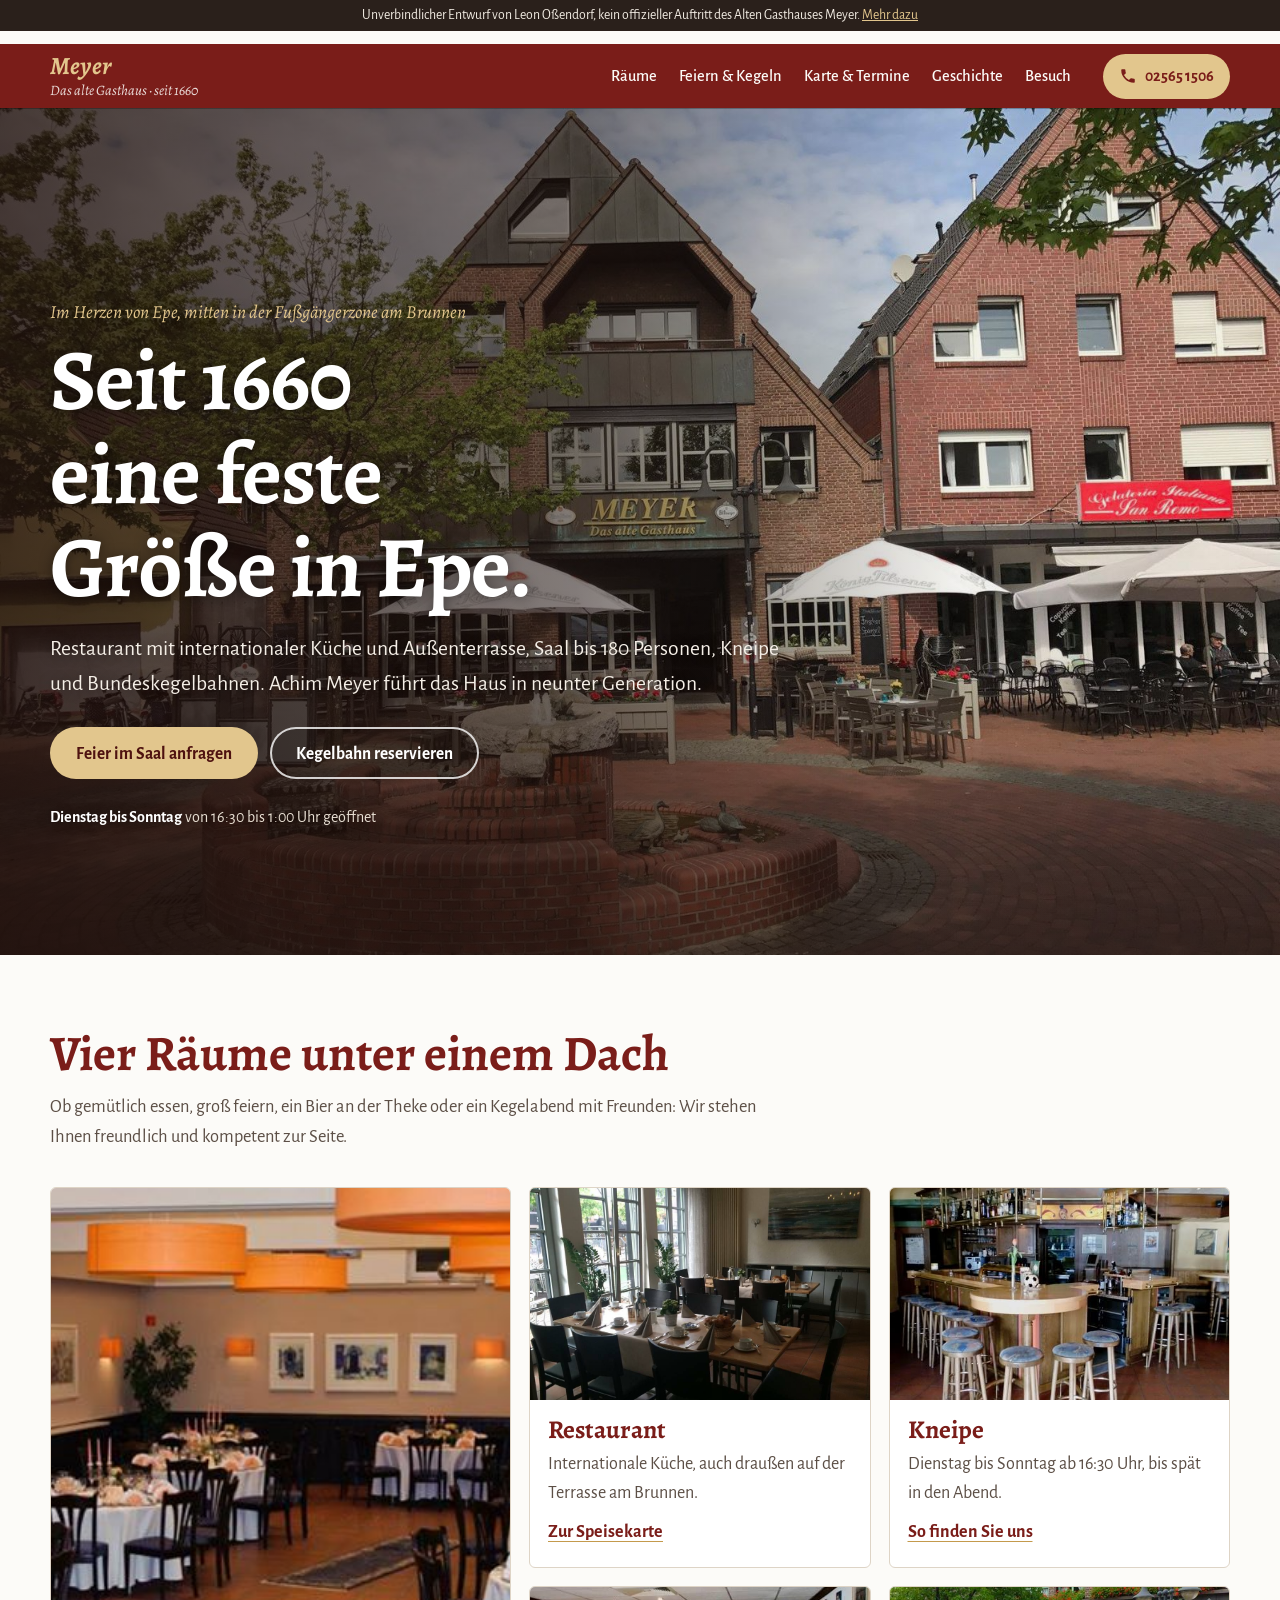
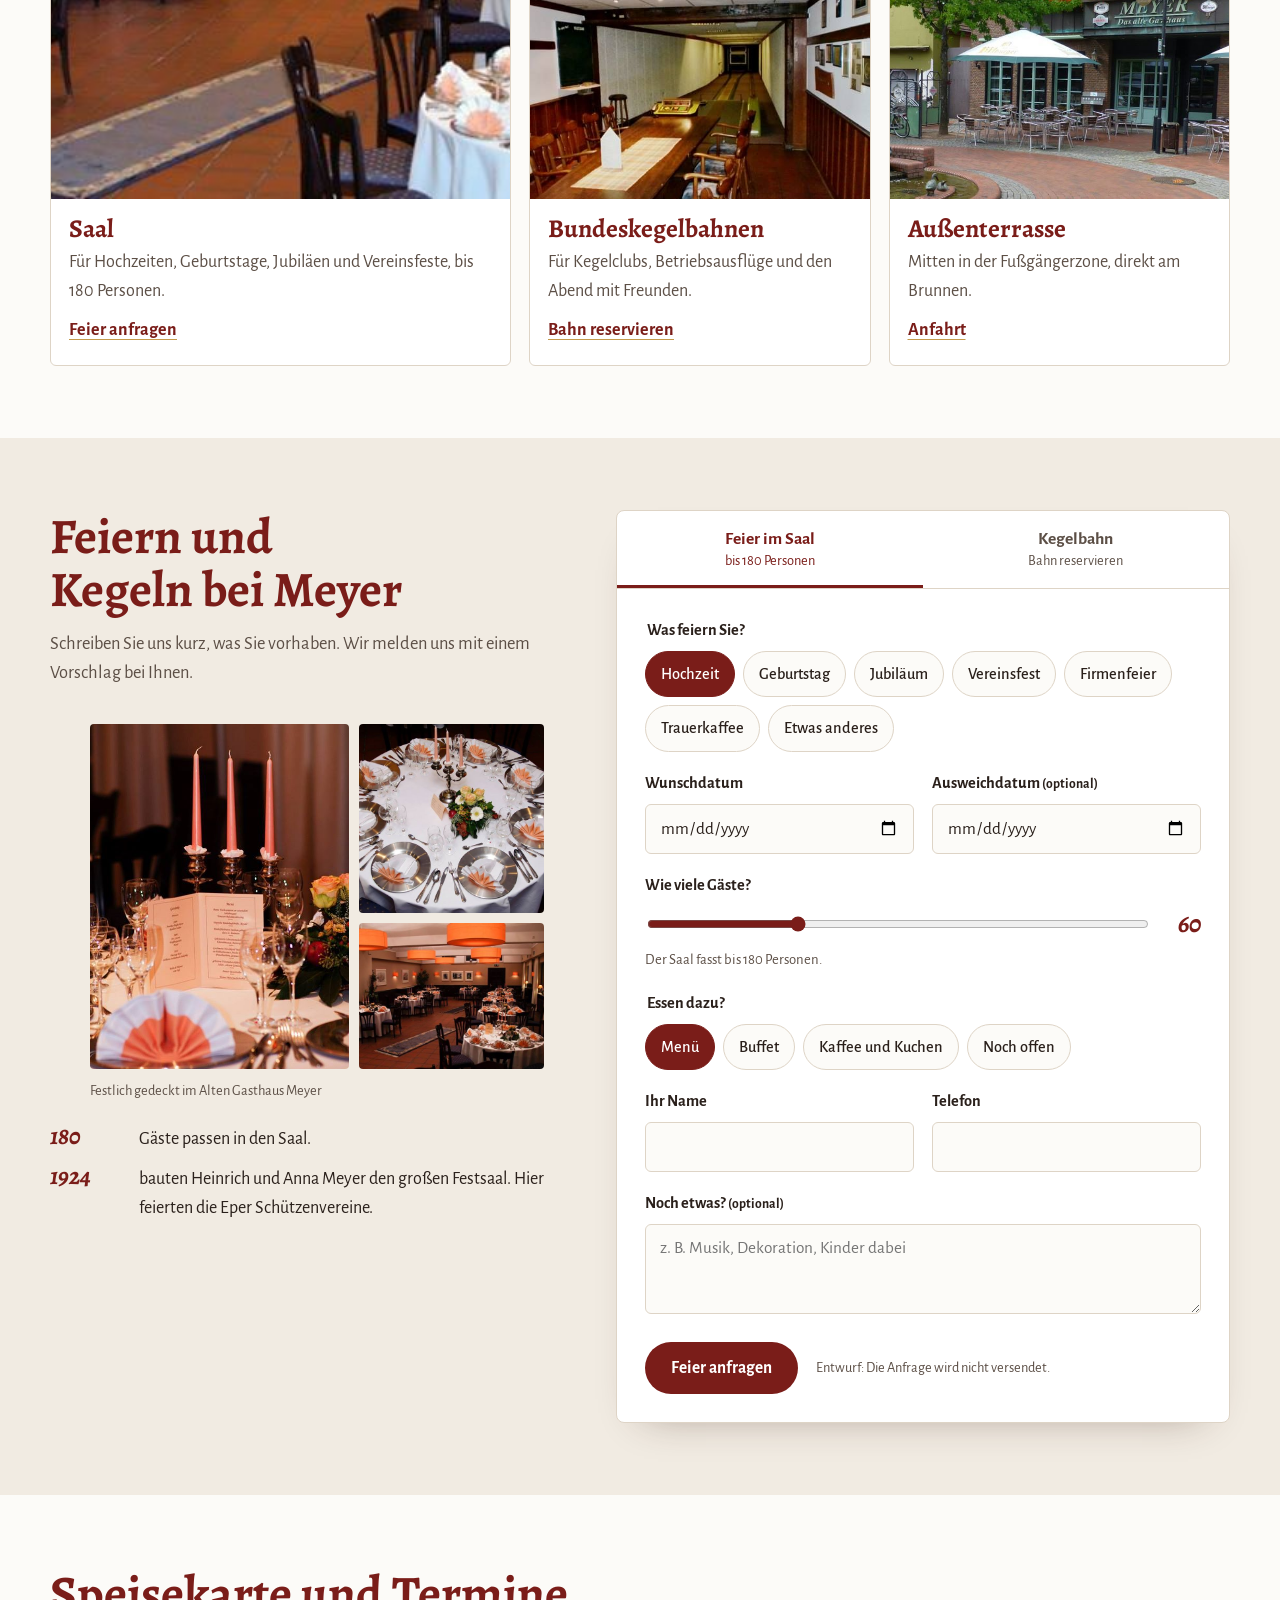
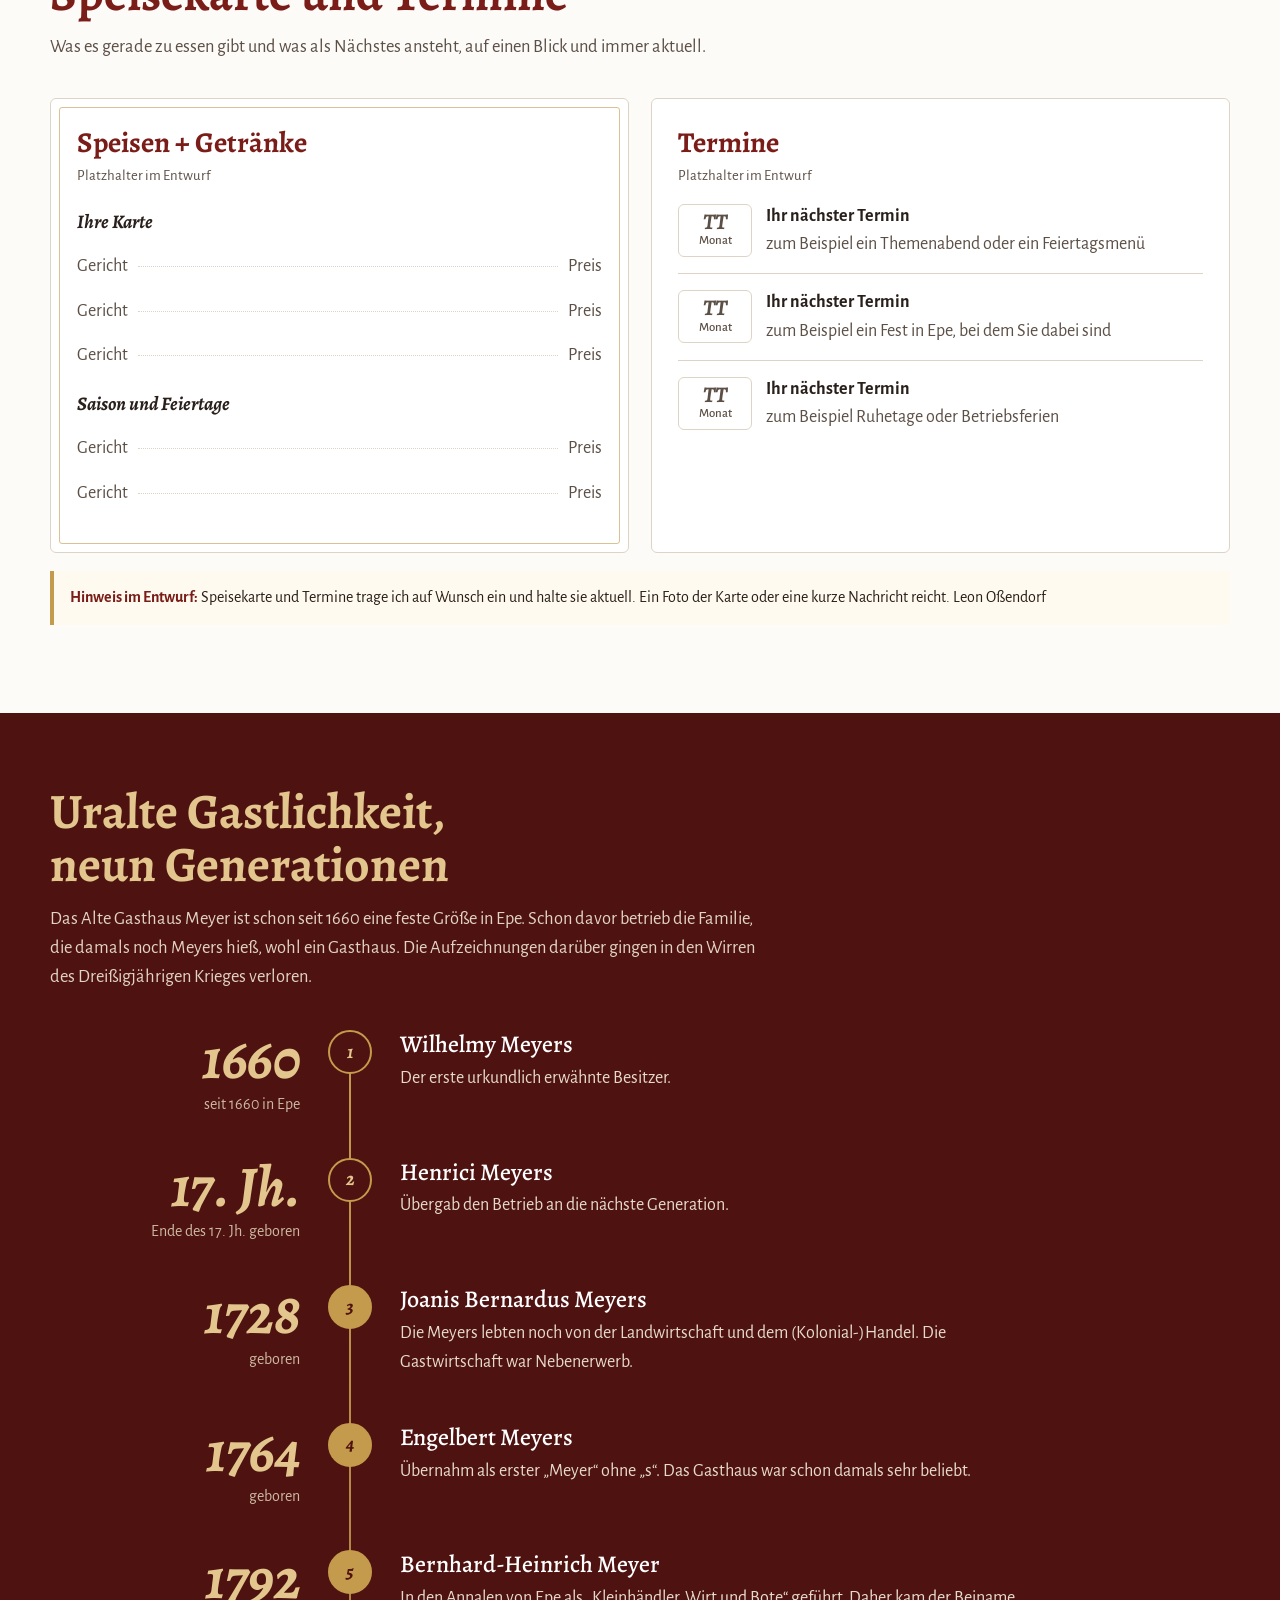
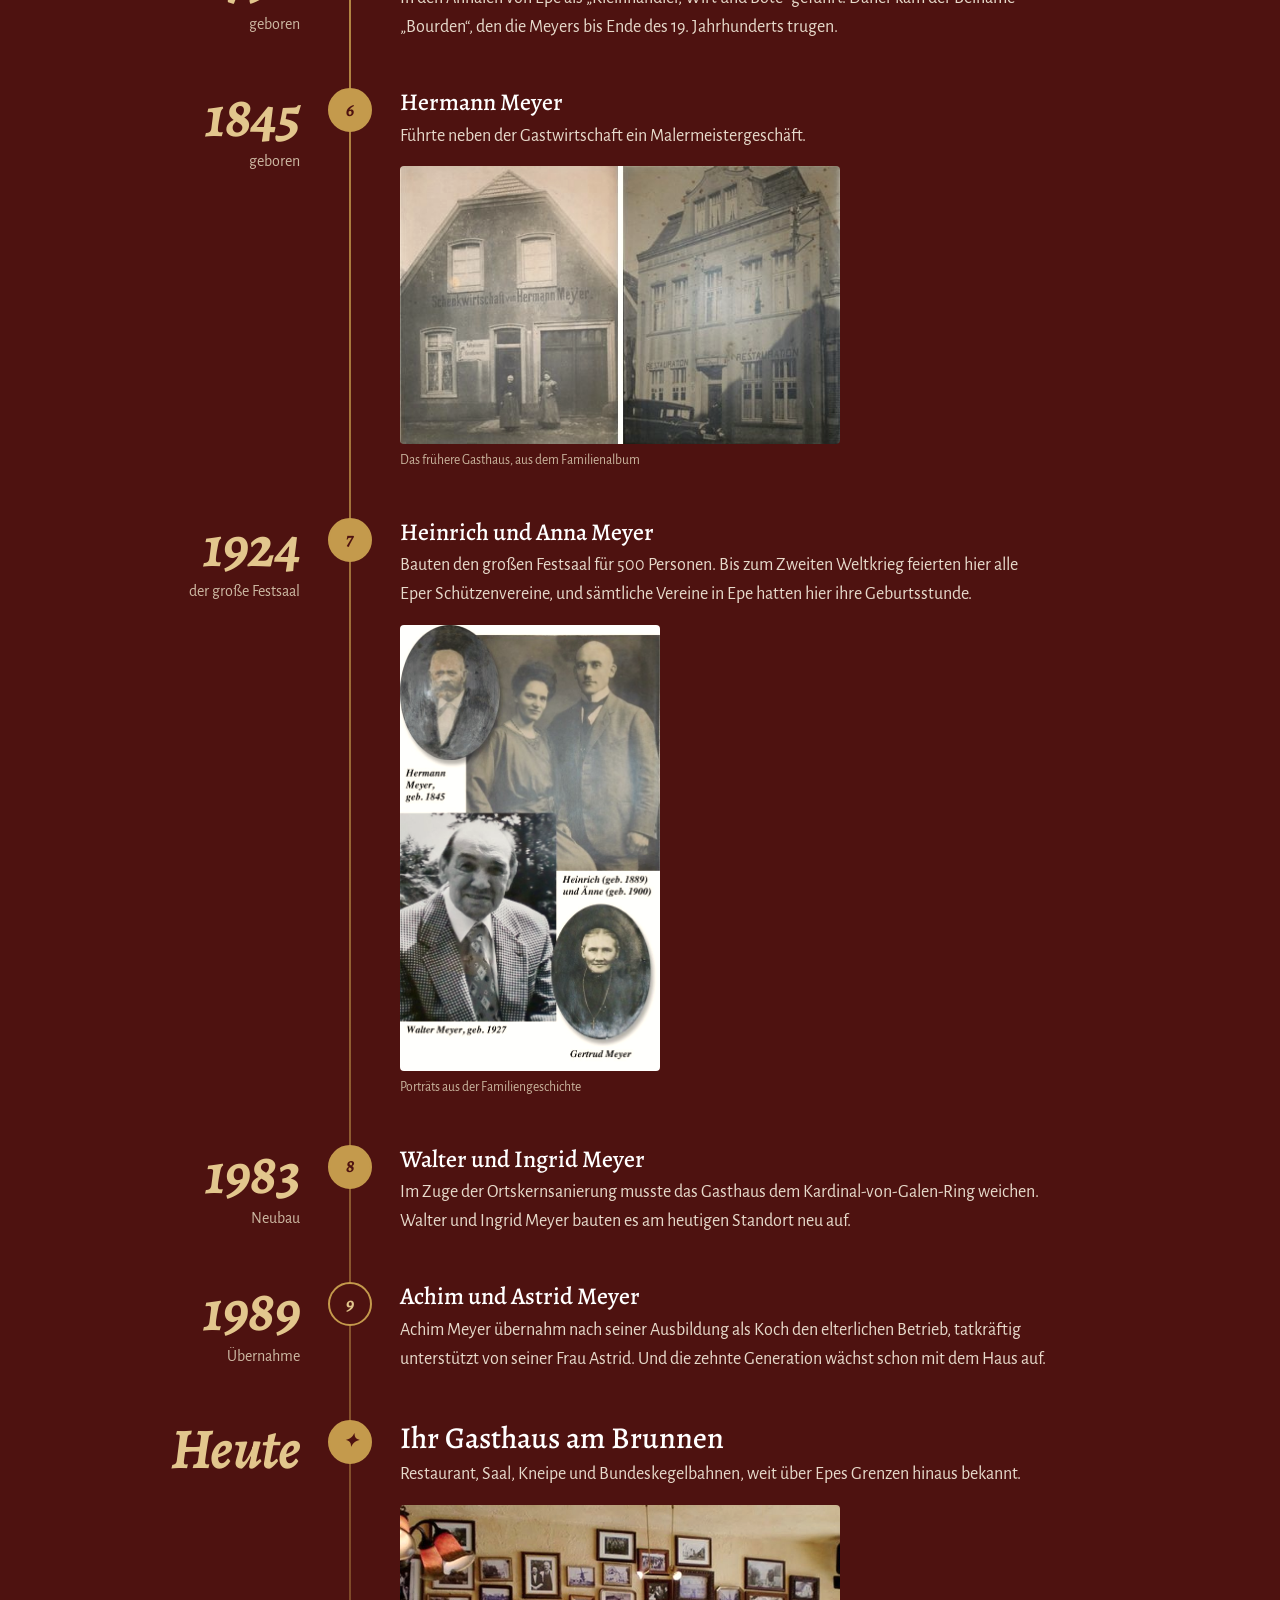
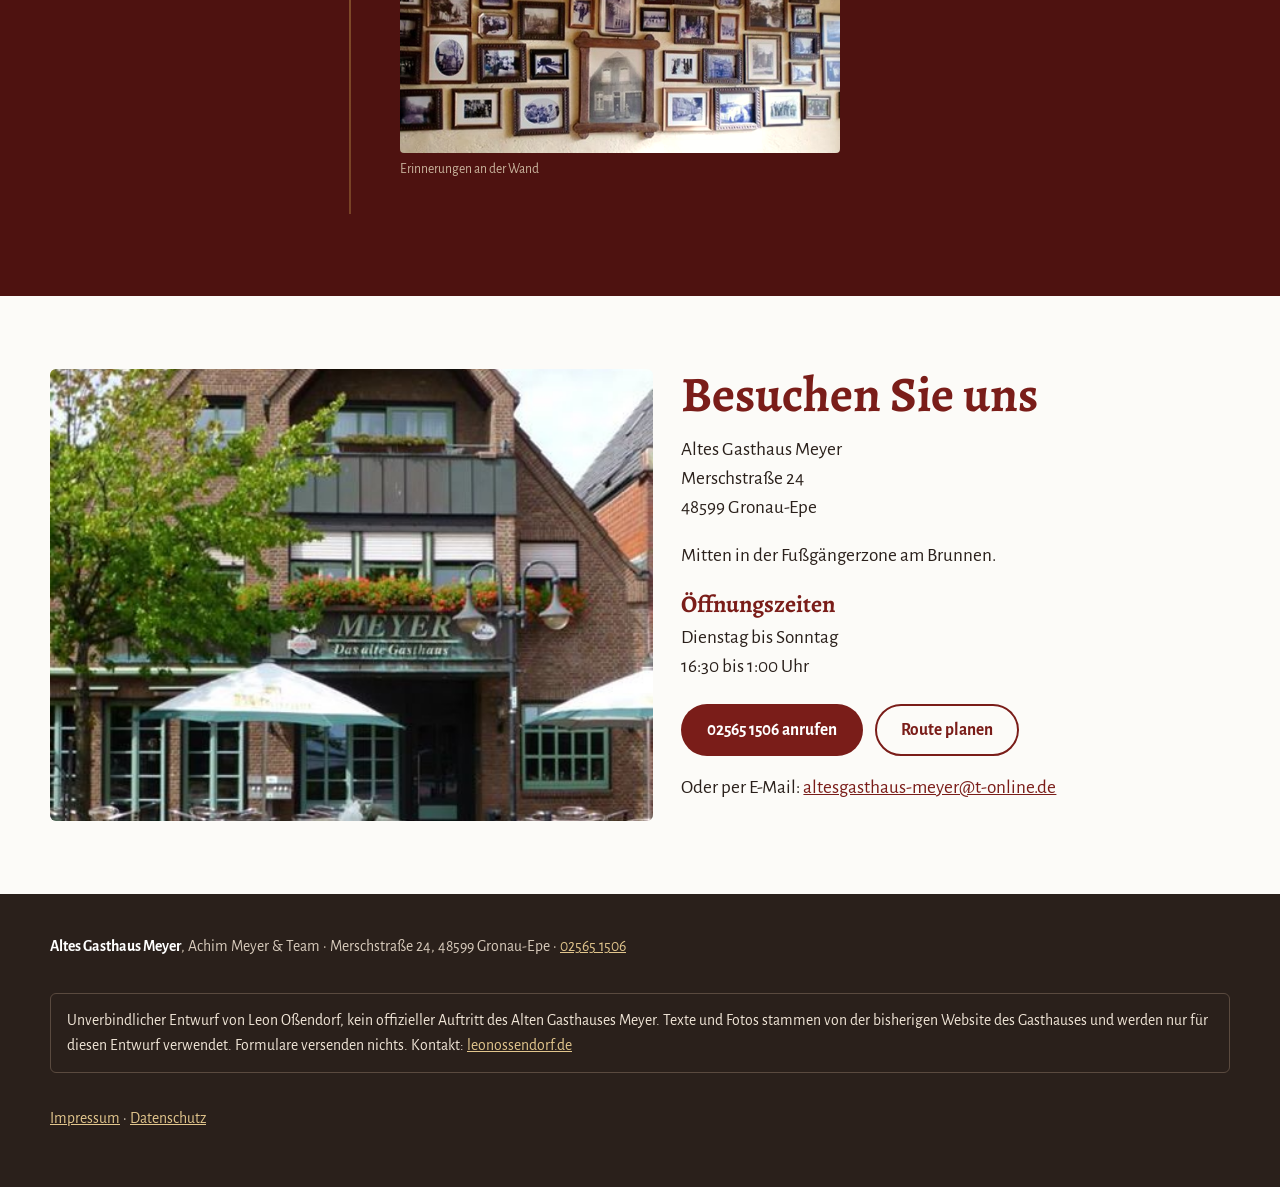
<file: index.html>
<!doctype html>
<html lang="de-DE">
<head>
<meta charset="utf-8">
<meta name="viewport" content="width=device-width, initial-scale=1">
<meta name="robots" content="noindex,nofollow">
<title>Altes Gasthaus Meyer · Epe (Entwurf)</title>
<meta name="description" content="Unverbindlicher Entwurf von Leon Oßendorf für das Alte Gasthaus Meyer in Gronau-Epe. Kein offizieller Auftritt.">
<meta name="theme-color" content="#7A1D19">
<link rel="preload" href="fonts/alegreya.woff2" as="font" type="font/woff2" crossorigin>
<link rel="stylesheet" href="css/style.css">
<link rel="icon" href="data:image/svg+xml,%3Csvg xmlns='http://www.w3.org/2000/svg' viewBox='0 0 64 64'%3E%3Crect width='64' height='64' rx='12' fill='%237A1D19'/%3E%3Ctext x='32' y='45' font-family='Georgia' font-style='italic' font-weight='700' font-size='38' text-anchor='middle' fill='%23E2C68D'%3EM%3C/text%3E%3C/svg%3E">
</head>
<body>

<p class="draft-bar">Unverbindlicher Entwurf von Leon Oßendorf, kein offizieller Auftritt des Alten Gasthauses Meyer. <a href="#entwurf">Mehr dazu</a></p>

<header class="top">
  <div class="wrap">
    <a class="mark" href="#start" aria-label="Altes Gasthaus Meyer, zum Seitenanfang"><b>Meyer</b><span>Das alte Gasthaus · seit 1660</span></a>
    <nav class="nav" aria-label="Hauptnavigation">
      <a href="#raeume">Räume</a>
      <a href="#anfrage">Feiern &amp; Kegeln</a>
      <a href="#karte">Karte &amp; Termine</a>
      <a href="#geschichte">Geschichte</a>
      <a href="#besuch">Besuch</a>
    </nav>
    <a class="call" href="tel:+4925651506"><svg viewBox="0 0 24 24" fill="currentColor" aria-hidden="true"><path d="M6.6 10.8a15.1 15.1 0 0 0 6.6 6.6l2.2-2.2c.3-.3.7-.4 1-.2 1.1.4 2.3.6 3.6.6.6 0 1 .4 1 1V20c0 .6-.4 1-1 1A17 17 0 0 1 3 4c0-.6.4-1 1-1h3.5c.6 0 1 .4 1 1 0 1.3.2 2.5.6 3.6.1.3 0 .7-.2 1z"/></svg>02565 1506</a>
  </div>
</header>

<main id="start">

<section class="hero" aria-label="Willkommen">
  <img src="img/haus-brunnen.jpg" alt="Das Alte Gasthaus Meyer mit Außenterrasse am Brunnen in der Eper Fußgängerzone" fetchpriority="high">
  <div class="wrap">
    <p class="ort">Im Herzen von Epe, mitten in der Fußgängerzone am Brunnen</p>
    <h1>Seit 1660 eine feste Größe in Epe.</h1>
    <p class="lead">Restaurant mit internationaler Küche und Außenterrasse, Saal bis 180 Personen, Kneipe und Bundeskegelbahnen. Achim Meyer führt das Haus in neunter Generation.</p>
    <div class="actions">
      <a class="btn btn-main" href="#anfrage" data-tab="feier">Feier im Saal anfragen</a>
      <a class="btn btn-line" href="#anfrage" data-tab="kegeln">Kegelbahn reservieren</a>
    </div>
    <p class="zeiten"><b>Dienstag bis Sonntag</b> von 16:30 bis 1:00 Uhr geöffnet</p>
  </div>
</section>

<section id="raeume">
  <div class="wrap">
    <div class="kopf">
      <h2>Vier Räume unter einem Dach</h2>
      <p>Ob gemütlich essen, groß feiern, ein Bier an der Theke oder ein Kegelabend mit Freunden: Wir stehen Ihnen freundlich und kompetent zur Seite.</p>
    </div>
    <div class="raeume">
      <a class="raum gross" href="#anfrage" data-tab="feier">
        <img src="img/saal-2.jpg" alt="Festlich eingedeckte runde Tische unter warmen Lampen" loading="lazy">
        <div><h3>Saal</h3><p>Für Hochzeiten, Geburtstage, Jubiläen und Vereinsfeste, bis 180 Personen.</p><span class="go">Feier anfragen</span></div>
      </a>
      <a class="raum" href="#karte">
        <img src="img/restaurant-1.jpg" alt="Gedeckte Tische im Restaurant mit hohen Sprossenfenstern" loading="lazy">
        <div><h3>Restaurant</h3><p>Internationale Küche, auch draußen auf der Terrasse am Brunnen.</p><span class="go">Zur Speisekarte</span></div>
      </a>
      <a class="raum" href="#besuch">
        <img src="img/kneipe.jpg" alt="Die Theke der Kneipe mit Barhockern" loading="lazy">
        <div><h3>Kneipe</h3><p>Dienstag bis Sonntag ab 16:30 Uhr, bis spät in den Abend.</p><span class="go">So finden Sie uns</span></div>
      </a>
      <a class="raum" href="#anfrage" data-tab="kegeln">
        <img src="img/kegelbahn.jpg" alt="Kegelbahn mit langem Holztisch" loading="lazy">
        <div><h3>Bundeskegelbahnen</h3><p>Für Kegelclubs, Betriebsausflüge und den Abend mit Freunden.</p><span class="go">Bahn reservieren</span></div>
      </a>
      <a class="raum" href="#besuch">
        <img src="img/terrasse.jpg" alt="Außenterrasse mit Sonnenschirmen vor dem Gasthaus" loading="lazy">
        <div><h3>Außenterrasse</h3><p>Mitten in der Fußgängerzone, direkt am Brunnen.</p><span class="go">Anfahrt</span></div>
      </a>
    </div>
  </div>
</section>

<section id="anfrage" class="anfrage">
  <div class="wrap anfrage-grid">
    <div>
      <div class="kopf">
        <h2>Feiern und Kegeln bei Meyer</h2>
        <p>Schreiben Sie uns kurz, was Sie vorhaben. Wir melden uns mit einem Vorschlag bei Ihnen.</p>
      </div>
      <figure class="collage">
        <img class="a" src="img/kerzen.jpg" alt="Festtafel mit Kerzenleuchter und Menükarte" loading="lazy">
        <img src="img/tafel-rund.jpg" alt="Runde Festtafel von oben" loading="lazy">
        <img src="img/saal-1.jpg" alt="Saal mit eingedeckten runden Tischen" loading="lazy">
        <figcaption>Festlich gedeckt im Alten Gasthaus Meyer</figcaption>
      </figure>
      <ul class="fakten">
        <li><b>180</b><span>Gäste passen in den Saal.</span></li>
        <li><b>1924</b><span>bauten Heinrich und Anna Meyer den großen Festsaal. Hier feierten die Eper Schützenvereine.</span></li>
      </ul>
    </div>

    <div class="karte">
      <div class="tabs" role="tablist" aria-label="Art der Anfrage">
        <button role="tab" id="tab-feier" aria-controls="p-feier" aria-selected="true">Feier im Saal<span>bis 180 Personen</span></button>
        <button role="tab" id="tab-kegeln" aria-controls="p-kegeln" aria-selected="false" tabindex="-1">Kegelbahn<span>Bahn reservieren</span></button>
      </div>

      <div id="p-feier" role="tabpanel" aria-labelledby="tab-feier">
        <form data-art="Feier im Saal" novalidate>
          <fieldset>
            <legend>Was feiern Sie?</legend>
            <div class="chips">
              <label><input type="radio" name="Anlass" value="Hochzeit" checked><span>Hochzeit</span></label>
              <label><input type="radio" name="Anlass" value="Geburtstag"><span>Geburtstag</span></label>
              <label><input type="radio" name="Anlass" value="Jubiläum"><span>Jubiläum</span></label>
              <label><input type="radio" name="Anlass" value="Vereinsfest"><span>Vereinsfest</span></label>
              <label><input type="radio" name="Anlass" value="Firmenfeier"><span>Firmenfeier</span></label>
              <label><input type="radio" name="Anlass" value="Trauerkaffee"><span>Trauerkaffee</span></label>
              <label><input type="radio" name="Anlass" value="Etwas anderes"><span>Etwas anderes</span></label>
            </div>
          </fieldset>
          <div class="zwei">
            <div><label for="f-datum">Wunschdatum</label><input id="f-datum" type="date" name="Datum"></div>
            <div><label for="f-ausweich">Ausweichdatum <small>(optional)</small></label><input id="f-ausweich" type="date" name="Ausweichdatum"></div>
          </div>
          <div>
            <label for="f-gaeste">Wie viele Gäste?</label>
            <div class="gaeste"><input id="f-gaeste" type="range" name="Gäste" min="10" max="180" step="5" value="60"><output for="f-gaeste">60</output></div>
            <p class="hilfe">Der Saal fasst bis 180 Personen.</p>
          </div>
          <fieldset>
            <legend>Essen dazu?</legend>
            <div class="chips">
              <label><input type="radio" name="Essen" value="Menü" checked><span>Menü</span></label>
              <label><input type="radio" name="Essen" value="Buffet"><span>Buffet</span></label>
              <label><input type="radio" name="Essen" value="Kaffee und Kuchen"><span>Kaffee und Kuchen</span></label>
              <label><input type="radio" name="Essen" value="Noch offen"><span>Noch offen</span></label>
            </div>
          </fieldset>
          <div class="zwei">
            <div><label for="f-name">Ihr Name</label><input id="f-name" type="text" name="Name" autocomplete="name"></div>
            <div><label for="f-tel">Telefon</label><input id="f-tel" type="tel" name="Telefon" autocomplete="tel"></div>
          </div>
          <div><label for="f-msg">Noch etwas? <small>(optional)</small></label><textarea id="f-msg" name="Nachricht" placeholder="z. B. Musik, Dekoration, Kinder dabei"></textarea></div>
          <div class="senden"><button class="btn" type="submit">Feier anfragen</button><small>Entwurf: Die Anfrage wird nicht versendet.</small></div>
        </form>
      </div>

      <div id="p-kegeln" role="tabpanel" aria-labelledby="tab-kegeln" hidden>
        <form data-art="Kegelbahn" novalidate>
          <div class="zwei">
            <div><label for="k-datum">Datum</label><input id="k-datum" type="date" name="Datum"></div>
            <div><label for="k-zeit">Uhrzeit</label>
              <select id="k-zeit" name="Uhrzeit">
                <option>17:00 Uhr</option><option>18:00 Uhr</option><option selected>19:00 Uhr</option><option>20:00 Uhr</option><option>21:00 Uhr</option>
              </select>
            </div>
          </div>
          <div class="zwei">
            <div><label for="k-pers">Personen</label><input id="k-pers" type="number" name="Personen" min="2" value="10" inputmode="numeric"></div>
            <div><label for="k-dauer">Wie lange?</label>
              <select id="k-dauer" name="Dauer"><option>2 Stunden</option><option selected>3 Stunden</option><option>4 Stunden</option><option>Ganzer Abend</option></select>
            </div>
          </div>
          <fieldset>
            <legend>Essen dazu?</legend>
            <div class="chips">
              <label><input type="radio" name="Essen" value="Ja, bitte Vorschlag" checked><span>Ja, gern</span></label>
              <label><input type="radio" name="Essen" value="Nur Getränke"><span>Nur Getränke</span></label>
            </div>
          </fieldset>
          <div class="zwei">
            <div><label for="k-name">Ihr Name oder Kegelclub</label><input id="k-name" type="text" name="Name"></div>
            <div><label for="k-tel">Telefon</label><input id="k-tel" type="tel" name="Telefon" autocomplete="tel"></div>
          </div>
          <div class="senden"><button class="btn" type="submit">Bahn anfragen</button><small>Entwurf: Die Anfrage wird nicht versendet.</small></div>
        </form>
      </div>

      <div class="vorschau" aria-live="polite" hidden></div>
    </div>
  </div>
</section>

<section id="karte">
  <div class="wrap">
    <div class="kopf">
      <h2>Speisekarte und Termine</h2>
      <p>Was es gerade zu essen gibt und was als Nächstes ansteht, auf einen Blick und immer aktuell.</p>
    </div>
    <div class="pflege-grid">
      <div class="speisekarte">
        <h3>Speisen + Getränke</h3>
        <p class="hilfe">Platzhalter im Entwurf</p>
        <p class="gruppe">Ihre Karte</p>
        <div class="zeile"><span>Gericht</span><i></i><span>Preis</span></div>
        <div class="zeile"><span>Gericht</span><i></i><span>Preis</span></div>
        <div class="zeile"><span>Gericht</span><i></i><span>Preis</span></div>
        <p class="gruppe">Saison und Feiertage</p>
        <div class="zeile"><span>Gericht</span><i></i><span>Preis</span></div>
        <div class="zeile"><span>Gericht</span><i></i><span>Preis</span></div>
      </div>
      <div class="termine">
        <h3>Termine</h3>
        <p class="hilfe">Platzhalter im Entwurf</p>
        <div class="termin"><div class="tag">TT<small>Monat</small></div><p><b>Ihr nächster Termin</b>zum Beispiel ein Themenabend oder ein Feiertagsmenü</p></div>
        <div class="termin"><div class="tag">TT<small>Monat</small></div><p><b>Ihr nächster Termin</b>zum Beispiel ein Fest in Epe, bei dem Sie dabei sind</p></div>
        <div class="termin"><div class="tag">TT<small>Monat</small></div><p><b>Ihr nächster Termin</b>zum Beispiel Ruhetage oder Betriebsferien</p></div>
      </div>
    </div>
    <p class="notiz"><b>Hinweis im Entwurf:</b> Speisekarte und Termine trage ich auf Wunsch ein und halte sie aktuell. Ein Foto der Karte oder eine kurze Nachricht reicht. <span style="white-space:nowrap">Leon Oßendorf</span></p>
  </div>
</section>

<section id="geschichte" class="chronik">
  <div class="wrap">
    <div class="kopf">
      <h2>Uralte Gastlichkeit, neun Generationen</h2>
      <p>Das Alte Gasthaus Meyer ist schon seit 1660 eine feste Größe in Epe. Schon davor betrieb die Familie, die damals noch Meyers hieß, wohl ein Gasthaus. Die Aufzeichnungen darüber gingen in den Wirren des Dreißigjährigen Krieges verloren.</p>
    </div>
    <ol class="reihe">
      <li class="gen"><span class="knoten" aria-hidden="true">1</span><div class="jahr">1660<small>seit 1660 in Epe</small></div><h3>Wilhelmy Meyers</h3><p>Der erste urkundlich erwähnte Besitzer.</p></li>
      <li class="gen"><span class="knoten" aria-hidden="true">2</span><div class="jahr">17. Jh.<small>Ende des 17. Jh. geboren</small></div><h3>Henrici Meyers</h3><p>Übergab den Betrieb an die nächste Generation.</p></li>
      <li class="gen"><span class="knoten" aria-hidden="true">3</span><div class="jahr">1728<small>geboren</small></div><h3>Joanis Bernardus Meyers</h3><p>Die Meyers lebten noch von der Landwirtschaft und dem (Kolonial-)Handel. Die Gastwirtschaft war Nebenerwerb.</p></li>
      <li class="gen"><span class="knoten" aria-hidden="true">4</span><div class="jahr">1764<small>geboren</small></div><h3>Engelbert Meyers</h3><p>Übernahm als erster „Meyer“ ohne „s“. Das Gasthaus war schon damals sehr beliebt.</p></li>
      <li class="gen"><span class="knoten" aria-hidden="true">5</span><div class="jahr">1792<small>geboren</small></div><h3>Bernhard-Heinrich Meyer</h3><p>In den Annalen von Epe als „Kleinhändler, Wirt und Bote“ geführt. Daher kam der Beiname „Bourden“, den die Meyers bis Ende des 19. Jahrhunderts trugen.</p></li>
      <li class="gen"><span class="knoten" aria-hidden="true">6</span><div class="jahr">1845<small>geboren</small></div><h3>Hermann Meyer</h3><p>Führte neben der Gastwirtschaft ein Malermeistergeschäft.</p>
        <figure><img src="img/historisch-haus.jpg" alt="Historische Aufnahmen des früheren Gasthauses" loading="lazy"><figcaption>Das frühere Gasthaus, aus dem Familienalbum</figcaption></figure></li>
      <li class="gen"><span class="knoten" aria-hidden="true">7</span><div class="jahr">1924<small>der große Festsaal</small></div><h3>Heinrich und Anna Meyer</h3><p>Bauten den großen Festsaal für 500 Personen. Bis zum Zweiten Weltkrieg feierten hier alle Eper Schützenvereine, und sämtliche Vereine in Epe hatten hier ihre Geburtsstunde.</p>
        <figure><img src="img/historisch-familie.jpg" alt="Historische Porträts der Familie Meyer" loading="lazy" style="max-width:260px"><figcaption>Porträts aus der Familiengeschichte</figcaption></figure></li>
      <li class="gen"><span class="knoten" aria-hidden="true">8</span><div class="jahr">1983<small>Neubau</small></div><h3>Walter und Ingrid Meyer</h3><p>Im Zuge der Ortskernsanierung musste das Gasthaus dem Kardinal-von-Galen-Ring weichen. Walter und Ingrid Meyer bauten es am heutigen Standort neu auf.</p></li>
      <li class="gen"><span class="knoten" aria-hidden="true">9</span><div class="jahr">1989<small>Übernahme</small></div><h3>Achim und Astrid Meyer</h3><p>Achim Meyer übernahm nach seiner Ausbildung als Koch den elterlichen Betrieb, tatkräftig unterstützt von seiner Frau Astrid. Und die zehnte Generation wächst schon mit dem Haus auf.</p></li>
      <li class="gen heute"><span class="knoten" aria-hidden="true">✦</span><div class="jahr">Heute</div><h3>Ihr Gasthaus am Brunnen</h3><p>Restaurant, Saal, Kneipe und Bundeskegelbahnen, weit über Epes Grenzen hinaus bekannt.</p>
        <figure><img src="img/bilderwand.jpg" alt="Wand mit vielen gerahmten alten Fotografien" loading="lazy"><figcaption>Erinnerungen an der Wand</figcaption></figure></li>
    </ol>
  </div>
</section>

<section id="besuch">
  <div class="wrap besuch-grid">
    <img src="img/haus-hoch.jpg" alt="Giebel des Alten Gasthauses Meyer mit Blumenkästen und Terrasse" loading="lazy" style="aspect-ratio:4/3;object-position:50% 35%">
    <div class="adresse">
      <h2 style="font-size:clamp(2rem,4.6vw,3.1rem);color:var(--blut)">Besuchen Sie uns</h2>
      <p style="margin-top:14px">Altes Gasthaus Meyer<br>Merschstraße 24<br>48599 Gronau-Epe</p>
      <p>Mitten in der Fußgängerzone am Brunnen.</p>
      <h3>Öffnungszeiten</h3>
      <p>Dienstag bis Sonntag<br>16:30 bis 1:00 Uhr</p>
      <div class="actions">
        <a class="btn btn-main" href="tel:+4925651506">02565 1506 anrufen</a>
        <a class="btn btn-line" href="https://www.google.com/maps/search/?api=1&amp;query=Altes+Gasthaus+Meyer+Merschstra%C3%9Fe+24+48599+Gronau-Epe" target="_blank" rel="noopener">Route planen</a>
      </div>
      <p style="margin-top:18px">Oder per E-Mail: <a href="mailto:altesgasthaus-meyer@t-online.de">altesgasthaus-meyer@t-online.de</a></p>
    </div>
  </div>
</section>

</main>

<footer>
  <div class="wrap">
    <p><b style="color:#fff">Altes Gasthaus Meyer</b>, Achim Meyer &amp; Team · Merschstraße 24, 48599 Gronau-Epe · <a href="tel:+4925651506">02565 1506</a></p>
    <p class="entwurf" id="entwurf">Unverbindlicher Entwurf von Leon Oßendorf, kein offizieller Auftritt des Alten Gasthauses Meyer. Texte und Fotos stammen von der bisherigen Website des Gasthauses und werden nur für diesen Entwurf verwendet. Formulare versenden nichts. Kontakt: <a href="https://leonossendorf.de">leonossendorf.de</a></p>
    <p><a href="impressum.html">Impressum</a> · <a href="datenschutz.html">Datenschutz</a></p>
  </div>
</footer>

<nav class="daumen" aria-label="Schnellzugriff">
  <a class="a1" href="#anfrage" data-tab="feier">Feier anfragen</a>
  <a class="a2" href="tel:+4925651506">Anrufen</a>
</nav>

<script src="js/main.js"></script>
</body>
</html>
</file>
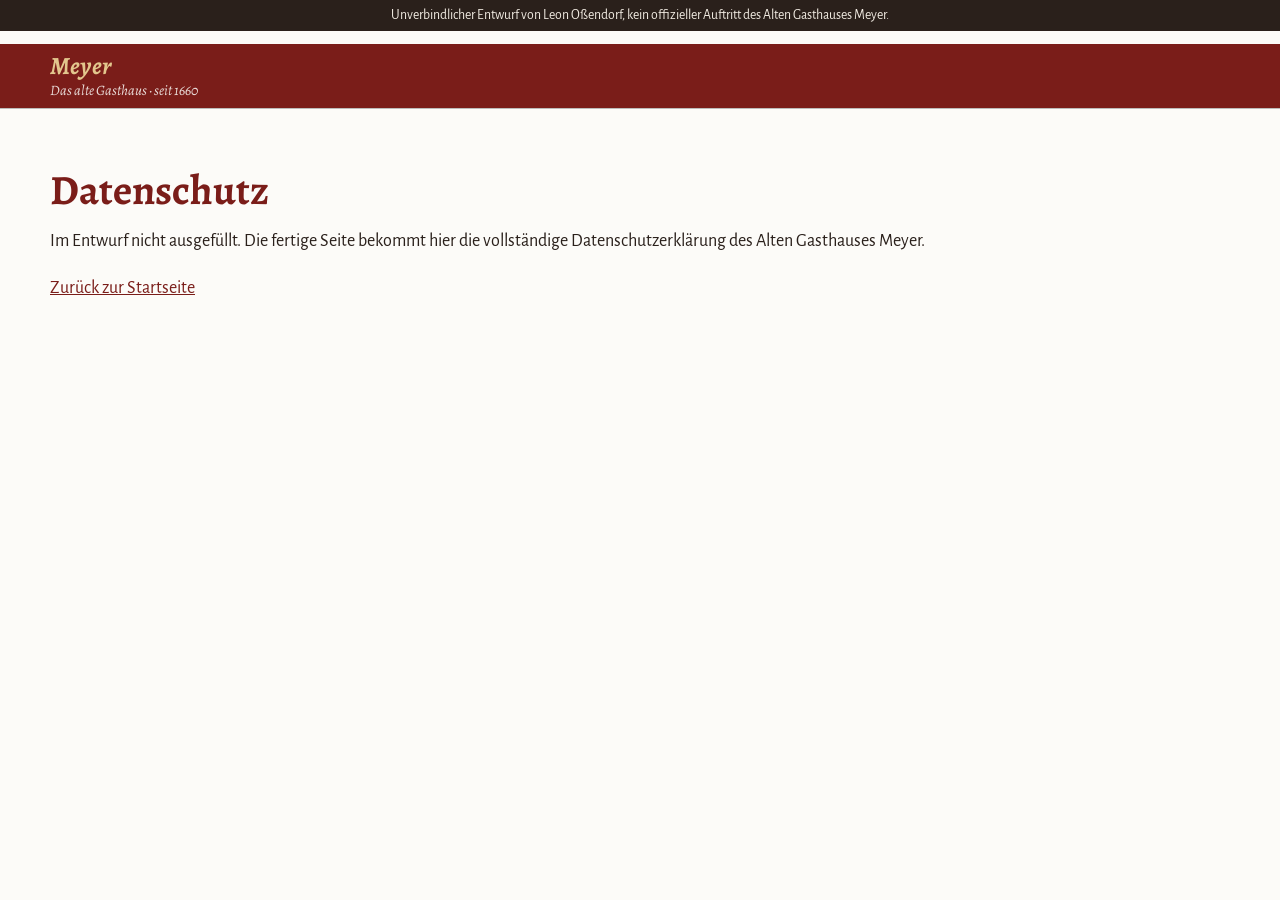
<file: datenschutz.html>
<!doctype html>
<html lang="de-DE">
<head>
<meta charset="utf-8">
<meta name="viewport" content="width=device-width, initial-scale=1">
<meta name="robots" content="noindex,nofollow">
<title>Datenschutz · Altes Gasthaus Meyer (Entwurf)</title>
<link rel="stylesheet" href="css/style.css">
</head>
<body>
<p class="draft-bar">Unverbindlicher Entwurf von Leon Oßendorf, kein offizieller Auftritt des Alten Gasthauses Meyer.</p>
<header class="top"><div class="wrap"><a class="mark" href="index.html"><b>Meyer</b><span>Das alte Gasthaus · seit 1660</span></a></div></header>
<main class="platz"><div class="wrap">
<h1>Datenschutz</h1>
<p>Im Entwurf nicht ausgefüllt. Die fertige Seite bekommt hier die vollständige Datenschutzerklärung des Alten Gasthauses Meyer.</p>
<p><a href="index.html">Zurück zur Startseite</a></p>
</div></main>
</body>
</html>
</file>
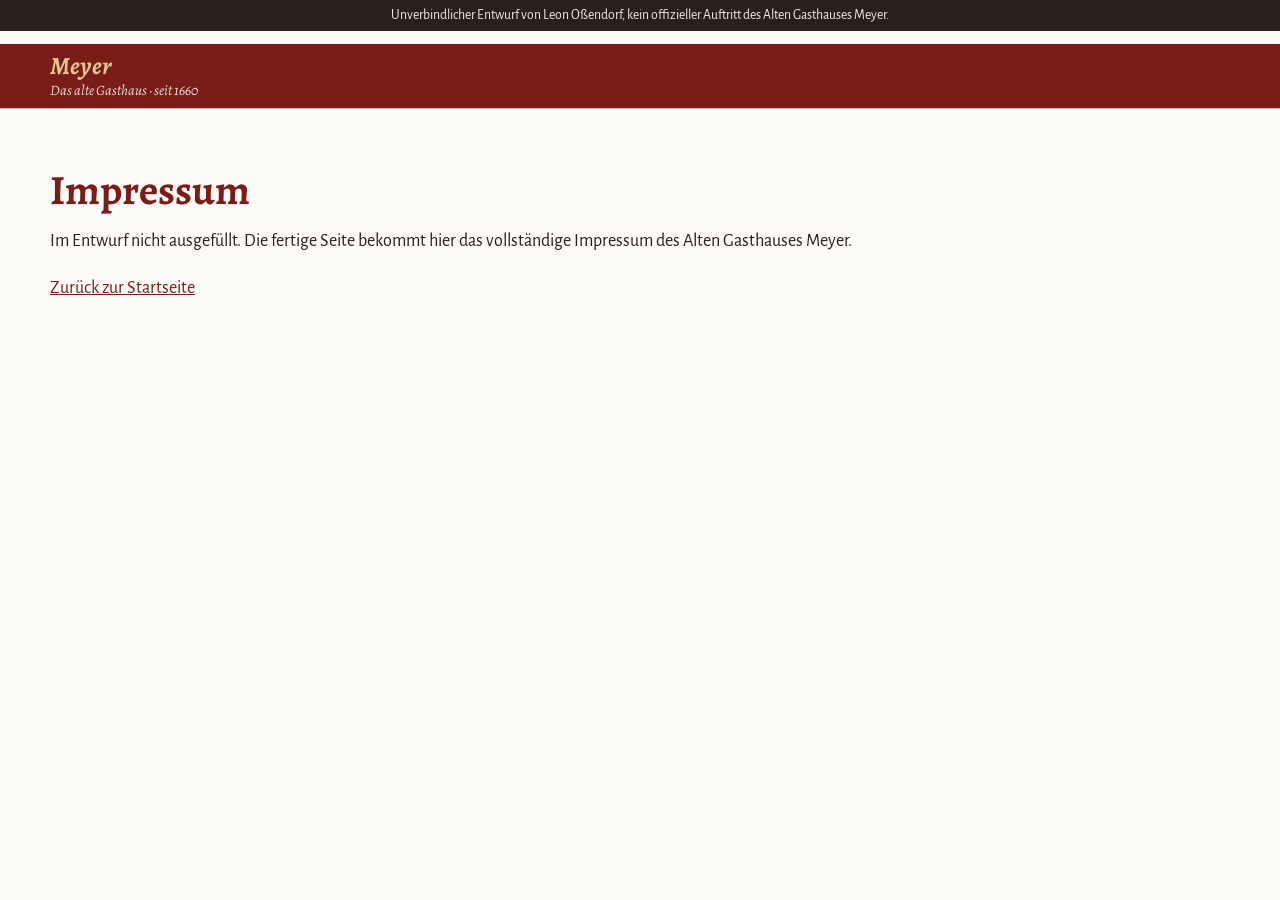
<file: impressum.html>
<!doctype html>
<html lang="de-DE">
<head>
<meta charset="utf-8">
<meta name="viewport" content="width=device-width, initial-scale=1">
<meta name="robots" content="noindex,nofollow">
<title>Impressum · Altes Gasthaus Meyer (Entwurf)</title>
<link rel="stylesheet" href="css/style.css">
</head>
<body>
<p class="draft-bar">Unverbindlicher Entwurf von Leon Oßendorf, kein offizieller Auftritt des Alten Gasthauses Meyer.</p>
<header class="top"><div class="wrap"><a class="mark" href="index.html"><b>Meyer</b><span>Das alte Gasthaus · seit 1660</span></a></div></header>
<main class="platz"><div class="wrap">
<h1>Impressum</h1>
<p>Im Entwurf nicht ausgefüllt. Die fertige Seite bekommt hier das vollständige Impressum des Alten Gasthauses Meyer.</p>
<p><a href="index.html">Zurück zur Startseite</a></p>
</div></main>
</body>
</html>
</file>
<file: css/style.css>
@font-face { font-family: "Alegreya"; src: url("../fonts/alegreya.woff2") format("woff2"); font-weight: 400 900; font-style: normal; font-display: swap; }
@font-face { font-family: "Alegreya"; src: url("../fonts/alegreya-italic.woff2") format("woff2"); font-weight: 400 900; font-style: italic; font-display: swap; }
@font-face { font-family: "Alegreya Sans"; src: url("../fonts/alegreya-sans-400.woff2") format("woff2"); font-weight: 400; font-display: swap; }
@font-face { font-family: "Alegreya Sans"; src: url("../fonts/alegreya-sans-500.woff2") format("woff2"); font-weight: 500; font-display: swap; }
@font-face { font-family: "Alegreya Sans"; src: url("../fonts/alegreya-sans-700.woff2") format("woff2"); font-weight: 700; font-display: swap; }

:root {
  --blut: #7A1D19;      /* Ochsenblut aus dem Logo */
  --blut-tief: #4E1210;
  --messing: #C49A4C;   /* Gold der Schrift im Logo */
  --messing-hell: #E2C68D;
  --eiche: #2A201B;     /* Text, dunkles Holz */
  --eiche-2: #5C4F46;
  --tuch: #FCFBF8;      /* Tischtuch */
  --leinen: #F1EBE2;
  --linie: #DED4C6;
  --serif: "Alegreya", Georgia, serif;
  --sans: "Alegreya Sans", system-ui, sans-serif;
  --wrap: 1180px;
}

* { box-sizing: border-box; }
html { scroll-behavior: smooth; scroll-padding-top: 76px; -webkit-text-size-adjust: 100%; }
body { margin: 0; background: var(--tuch); color: var(--eiche); font: 400 1.125rem/1.6 var(--sans); }
img { max-width: 100%; display: block; }
a { color: var(--blut); }
:focus-visible { outline: 3px solid var(--messing); outline-offset: 3px; }
h1, h2, h3 { font-family: var(--serif); font-weight: 700; line-height: 1.08; margin: 0; text-wrap: balance; }
p { margin: 0 0 1em; }
.wrap { width: min(100% - 32px, var(--wrap)); margin-inline: auto; }
.sr { position: absolute; width: 1px; height: 1px; overflow: hidden; clip: rect(0 0 0 0); white-space: nowrap; }

/* Entwurf-Hinweis */
.draft-bar { background: var(--eiche); color: var(--leinen); font-size: .86rem; text-align: center; padding: 6px 16px; line-height: 1.35; }
.draft-bar a { color: var(--messing-hell); }

/* Kopf */
.top { position: sticky; top: 0; z-index: 30; background: var(--blut); color: var(--tuch); box-shadow: 0 1px 0 rgba(0,0,0,.25); }
.top .wrap { display: flex; align-items: center; gap: 24px; min-height: 64px; }
.mark { display: flex; flex-direction: column; text-decoration: none; color: var(--messing-hell); line-height: 1; }
.mark b { font: italic 700 1.55rem/1 var(--serif); letter-spacing: .01em; }
.mark span { font: italic 400 .9rem/1.2 var(--serif); color: var(--tuch); opacity: .85; margin-top: 3px; }
.nav { display: none; gap: 22px; margin-left: auto; }
.nav a { color: var(--tuch); text-decoration: none; font-weight: 500; font-size: 1.02rem; }
.nav a:hover { color: var(--messing-hell); }
.call { margin-left: auto; display: inline-flex; align-items: center; gap: 8px; color: var(--blut); background: var(--messing-hell); text-decoration: none; font-weight: 700; padding: 10px 16px; border-radius: 999px; font-size: 1rem; white-space: nowrap; }
.call svg { width: 18px; height: 18px; }
@media (min-width: 1000px) { .nav { display: flex; } .call { margin-left: 8px; } }

/* Hero */
.hero { position: relative; color: #fff; min-height: min(88svh, 760px); display: flex; align-items: flex-end; overflow: hidden; background: var(--eiche); }
.hero img { position: absolute; inset: 0; width: 100%; height: 100%; object-fit: cover; object-position: 50% 40%; }
.hero::after { content: ""; position: absolute; inset: 0; background: linear-gradient(180deg, rgba(30,15,12,.05) 8%, rgba(30,15,12,.72) 34%, rgba(30,15,12,.93) 100%); }
@media (min-width: 900px) { .hero::after { background: linear-gradient(90deg, rgba(30,15,12,.82) 0%, rgba(30,15,12,.55) 45%, rgba(30,15,12,.05) 75%), linear-gradient(180deg, transparent 60%, rgba(30,15,12,.6)); } }
.hero .wrap > * { text-shadow: 0 1px 14px rgba(0,0,0,.45); }
.hero .btn { text-shadow: none; }
.hero .wrap { position: relative; z-index: 1; padding: 120px 0 36px; }
.hero .ort { font: italic 400 1.15rem/1.3 var(--serif); color: var(--messing-hell); margin-bottom: 10px; }
.hero h1 { font-size: clamp(2.5rem, 7.4vw, 5.4rem); max-width: 13ch; letter-spacing: -.01em; }
.hero .lead { font-size: clamp(1.1rem, 2.2vw, 1.35rem); max-width: 34em; margin: 18px 0 26px; color: #F4EEE6; }
.actions { display: flex; flex-wrap: wrap; gap: 12px; }
.btn { display: inline-flex; align-items: center; justify-content: center; gap: 8px; min-height: 52px; padding: 12px 24px; border-radius: 999px; font: 700 1.08rem/1.1 var(--sans); text-decoration: none; border: 2px solid transparent; cursor: pointer; }
.btn-main { background: var(--messing-hell); color: var(--blut-tief); }
.btn-main:hover { background: #EBD5A8; }
.btn-line { border-color: rgba(255,255,255,.8); color: #fff; background: rgba(0,0,0,.15); }
.btn-line:hover { background: rgba(0,0,0,.35); }
.hero .zeiten { margin-top: 26px; font-size: 1rem; color: #E8DFD3; }
.hero .zeiten b { color: #fff; }
.hero small.foto { position: absolute; right: 12px; bottom: 8px; z-index: 1; font-size: .72rem; color: rgba(255,255,255,.65); }
@media (max-width: 560px) { .actions .btn { flex: 1 1 100%; } }

/* Abschnitte */
section { padding: 72px 0; }
.kopf { max-width: 40em; margin-bottom: 36px; }
.kopf h2 { font-size: clamp(2rem, 4.6vw, 3.1rem); color: var(--blut); }
.kopf p { margin-top: 12px; color: var(--eiche-2); font-size: 1.15rem; }

/* Vier Räume */
.raeume { display: grid; gap: 18px; grid-template-columns: 1fr; }
.raum { position: relative; display: block; background: #fff; border: 1px solid var(--linie); border-radius: 6px; overflow: hidden; text-decoration: none; color: var(--eiche); }
.raum img { width: 100%; aspect-ratio: 16/10; object-fit: cover; }
.raum div { padding: 16px 18px 20px; }
.raum h3 { font-size: 1.6rem; color: var(--blut); }
.raum p { margin: 6px 0 10px; color: var(--eiche-2); }
.raum .go { font-weight: 700; color: var(--blut); text-decoration: underline; text-decoration-color: var(--messing); text-underline-offset: 4px; }
@media (min-width: 760px) {
  .raeume { grid-template-columns: repeat(2, 1fr); }
}
@media (min-width: 1080px) {
  .raeume { grid-template-columns: 1.35fr 1fr 1fr; grid-template-rows: auto auto; }
  .raum.gross { grid-row: span 2; }
  .raum.gross { display: flex; flex-direction: column; }
  .raum.gross img { aspect-ratio: auto; flex: 1; min-height: 0; height: 100%; }
}

/* Anfrage */
.anfrage { background: var(--leinen); }
.anfrage-grid { display: grid; gap: 32px; }
@media (min-width: 980px) { .anfrage-grid { grid-template-columns: 1fr 1.15fr; align-items: start; } }
.collage { display: grid; grid-template-columns: 1.4fr 1fr; gap: 10px; }
.collage img { width: 100%; height: 100%; object-fit: cover; border-radius: 4px; }
.collage .a { grid-row: span 2; aspect-ratio: 3/4; }
.collage figcaption { grid-column: 1 / -1; font-size: .9rem; color: var(--eiche-2); }
.fakten { list-style: none; padding: 0; margin: 22px 0 0; display: grid; gap: 10px; }
.fakten li { display: flex; gap: 12px; align-items: baseline; }
.fakten b { font: italic 700 1.5rem/1 var(--serif); color: var(--blut); min-width: 3.2em; }

.karte { background: #fff; border-radius: 8px; border: 1px solid var(--linie); box-shadow: 0 18px 40px -28px rgba(60,30,20,.45); }
.tabs { display: grid; grid-template-columns: 1fr 1fr; border-bottom: 1px solid var(--linie); }
.tabs button { appearance: none; border: 0; background: none; padding: 18px 10px 16px; font: 700 1.1rem/1.15 var(--sans); color: var(--eiche-2); cursor: pointer; border-bottom: 3px solid transparent; }
.tabs button[aria-selected="true"] { color: var(--blut); border-bottom-color: var(--blut); }
.tabs button span { display: block; font: 400 .9rem/1.2 var(--sans); margin-top: 3px; }
form { padding: 22px; display: grid; gap: 18px; }
@media (min-width: 560px) { form { padding: 28px; } }
fieldset { border: 0; padding: 0; margin: 0; }
legend, label { font-weight: 700; display: block; margin-bottom: 8px; font-size: 1.02rem; }
.chips { display: flex; flex-wrap: wrap; gap: 8px; }
.chips label { margin: 0; font-weight: 500; }
.chips input { position: absolute; opacity: 0; }
.chips span { display: inline-block; padding: 9px 15px; border: 1.5px solid var(--linie); border-radius: 999px; cursor: pointer; background: var(--tuch); }
.chips input:checked + span { background: var(--blut); color: #fff; border-color: var(--blut); }
.chips input:focus-visible + span { outline: 3px solid var(--messing); outline-offset: 2px; }
input[type=text], input[type=tel], input[type=date], input[type=number], select, textarea { width: 100%; font: 400 1.08rem/1.3 var(--sans); padding: 12px 14px; border: 1.5px solid var(--linie); border-radius: 6px; background: var(--tuch); color: var(--eiche); min-height: 50px; }
textarea { min-height: 90px; resize: vertical; }
.zwei { display: grid; gap: 18px; }
@media (min-width: 560px) { .zwei { grid-template-columns: 1fr 1fr; } }
.gaeste { display: flex; align-items: center; gap: 14px; }
.gaeste input[type=range] { flex: 1; accent-color: var(--blut); height: 32px; }
.gaeste output { font: italic 700 1.6rem/1 var(--serif); color: var(--blut); min-width: 3ch; text-align: right; }
.hilfe { font-size: .92rem; color: var(--eiche-2); margin: 6px 0 0; }
.senden { display: flex; flex-wrap: wrap; align-items: center; gap: 12px 18px; }
.senden .btn { background: var(--blut); color: #fff; }
.senden .btn:hover { background: var(--blut-tief); }
.senden small { color: var(--eiche-2); font-size: .9rem; }
.vorschau { margin: 0 22px 22px; padding: 18px 20px; border: 1.5px dashed var(--messing); border-radius: 6px; background: #FFFDF7; }
.vorschau h3 { font-size: 1.3rem; color: var(--blut); margin-bottom: 8px; }
.vorschau dl { display: grid; grid-template-columns: auto 1fr; gap: 4px 14px; margin: 0 0 8px; }
.vorschau dt { color: var(--eiche-2); }
.vorschau dd { margin: 0; font-weight: 500; }
.vorschau p { font-size: .95rem; color: var(--eiche-2); margin: 0; }

/* Karte und Termine */
.pflege-grid { display: grid; gap: 22px; }
@media (min-width: 860px) { .pflege-grid { grid-template-columns: 1fr 1fr; } }
.speisekarte { background: #fff; border: 1px solid var(--linie); border-radius: 6px; padding: 28px 26px; position: relative; }
.speisekarte::before { content: ""; position: absolute; inset: 8px; border: 1px solid var(--messing); border-radius: 3px; pointer-events: none; opacity: .6; }
.speisekarte h3, .termine h3 { font-size: 1.8rem; color: var(--blut); margin-bottom: 4px; }
.speisekarte .zeile { display: flex; align-items: baseline; gap: 10px; margin: 16px 0; color: var(--eiche-2); }
.speisekarte .zeile i { flex: 1; border-bottom: 1.5px dotted var(--linie); transform: translateY(-4px); }
.speisekarte .gruppe { font: italic 700 1.2rem/1.2 var(--serif); color: var(--eiche); margin-top: 22px; }
.termine { background: #fff; border: 1px solid var(--linie); border-radius: 6px; padding: 28px 26px; }
.termin { display: grid; grid-template-columns: 74px 1fr; gap: 14px; padding: 14px 0; border-bottom: 1px solid var(--linie); align-items: center; }
.termin:last-of-type { border-bottom: 0; }
.termin .tag { text-align: center; border: 1.5px solid var(--linie); border-radius: 6px; padding: 6px 0; color: var(--eiche-2); font: italic 700 1.4rem/1 var(--serif); }
.termin .tag small { display: block; font: 500 .8rem/1.3 var(--sans); }
.termin p { margin: 0; color: var(--eiche-2); }
.termin b { color: var(--eiche); display: block; }
.notiz { margin-top: 18px; padding: 14px 16px; border-left: 4px solid var(--messing); background: #FFFAEF; font-size: 1rem; }
.notiz b { color: var(--blut); }

/* Chronik: das Herzstück */
.chronik { background: var(--blut-tief); color: #F3E9DC; position: relative; overflow: hidden; }
.chronik .kopf h2 { color: var(--messing-hell); }
.chronik .kopf p { color: #E2D3C2; }
.reihe { list-style: none; margin: 0; padding: 0; position: relative; }
.reihe::before { content: ""; position: absolute; left: 21px; top: 10px; bottom: 10px; width: 2px; background: linear-gradient(var(--messing), rgba(196,154,76,.35)); }
.gen { position: relative; padding: 0 0 38px 64px; }
.gen .knoten { position: absolute; left: 0; top: 2px; width: 44px; height: 44px; border-radius: 50%; background: var(--blut-tief); border: 2px solid var(--messing); display: grid; place-items: center; font: italic 700 1.15rem/1 var(--serif); color: var(--messing-hell); transition: background .5s, color .5s; }
.gen.da .knoten { background: var(--messing); color: var(--blut-tief); }
.gen .jahr { font: italic 700 clamp(2.2rem, 6vw, 3.6rem)/1 var(--serif); color: var(--messing-hell); letter-spacing: -.01em; }
.gen .jahr small { font: 400 1rem/1 var(--sans); font-style: normal; color: #CDB9A3; margin-left: 10px; letter-spacing: 0; }
.gen h3 { font-size: 1.5rem; color: #fff; margin: 6px 0 6px; font-weight: 500; }
.gen p { max-width: 36em; color: #E7DACB; margin: 0; }
.gen figure { margin: 16px 0 0; max-width: 440px; }
.gen figure img { border-radius: 4px; filter: sepia(.15); }
.gen figcaption { font-size: .85rem; color: #C9B49D; margin-top: 6px; }
.gen.heute .knoten { background: var(--messing); color: var(--blut-tief); }
.gen.heute h3 { font-size: 1.9rem; }
@media (min-width: 900px) {
  .reihe::before { left: 299px; }
  .gen { display: grid; grid-template-columns: 250px 1fr; column-gap: 100px; padding: 0 0 44px; }
  .gen .knoten { left: 278px; }
  .gen .jahr { grid-column: 1; grid-row: 1 / span 3; text-align: right; padding-top: 2px; }
  .gen .jahr small { display: block; margin: 8px 0 0; }
  .gen > :not(.jahr):not(.knoten) { grid-column: 2; }
  .gen h3 { margin-top: 4px; }
}
.zitat { margin: 30px 0 0; font: italic 400 clamp(1.4rem, 3.4vw, 2rem)/1.3 var(--serif); color: var(--messing-hell); max-width: 26em; }
.zitat cite { display: block; font: 400 1rem/1.4 var(--sans); color: #CDB9A3; margin-top: 8px; font-style: normal; }

/* Besuch */
.besuch-grid { display: grid; gap: 28px; }
@media (min-width: 900px) { .besuch-grid { grid-template-columns: 1.1fr 1fr; align-items: center; } }
.besuch-grid img { border-radius: 6px; width: 100%; aspect-ratio: 16/10; object-fit: cover; }
.adresse { font-size: 1.2rem; line-height: 1.5; }
.adresse h3 { font-size: 1.5rem; color: var(--blut); margin: 22px 0 6px; }
.adresse .actions { margin-top: 22px; }
.adresse .btn-main { background: var(--blut); color: #fff; }
.adresse .btn-line { color: var(--blut); border-color: var(--blut); background: transparent; }

/* Fuß */
footer { background: var(--eiche); color: #D9CCBD; padding: 40px 0 110px; font-size: .98rem; }
footer .wrap { display: grid; gap: 18px; }
footer a { color: var(--messing-hell); }
footer .entwurf { border: 1px solid #5A4A3F; border-radius: 6px; padding: 14px 16px; color: #F1E6D8; }
@media (min-width: 1000px) { footer { padding-bottom: 40px; } }

/* Daumenleiste Handy */
.daumen { position: fixed; left: 0; right: 0; bottom: 0; z-index: 40; transform: translateY(110%); transition: transform .3s; }
.daumen.zeigen { transform: none; }
.daumen { display: grid; grid-template-columns: 1fr 1fr; gap: 8px; padding: 10px 12px calc(10px + env(safe-area-inset-bottom)); background: rgba(252,251,248,.96); border-top: 1px solid var(--linie); backdrop-filter: blur(6px); }
.daumen a { min-height: 50px; display: flex; align-items: center; justify-content: center; gap: 8px; border-radius: 999px; font-weight: 700; text-decoration: none; }
.daumen .a1 { background: var(--blut); color: #fff; }
.daumen .a2 { border: 2px solid var(--blut); color: var(--blut); }
@media (min-width: 1000px) { .daumen { display: none; } }

/* Platzhalterseiten */
.platz { padding: 60px 0 90px; }
.platz h1 { color: var(--blut); font-size: 2.6rem; margin-bottom: 14px; }

@media (prefers-reduced-motion: no-preference) {
  .hero .wrap > * { animation: auf .9s cubic-bezier(.2,.7,.2,1) backwards; }
  .hero .wrap > *:nth-child(2) { animation-delay: .08s; }
  .hero .wrap > *:nth-child(3) { animation-delay: .16s; }
  .hero .wrap > *:nth-child(4) { animation-delay: .24s; }
  @keyframes auf { from { opacity: 0; transform: translateY(14px); } }
}
@media (prefers-reduced-motion: reduce) { html { scroll-behavior: auto; } }
</file>
